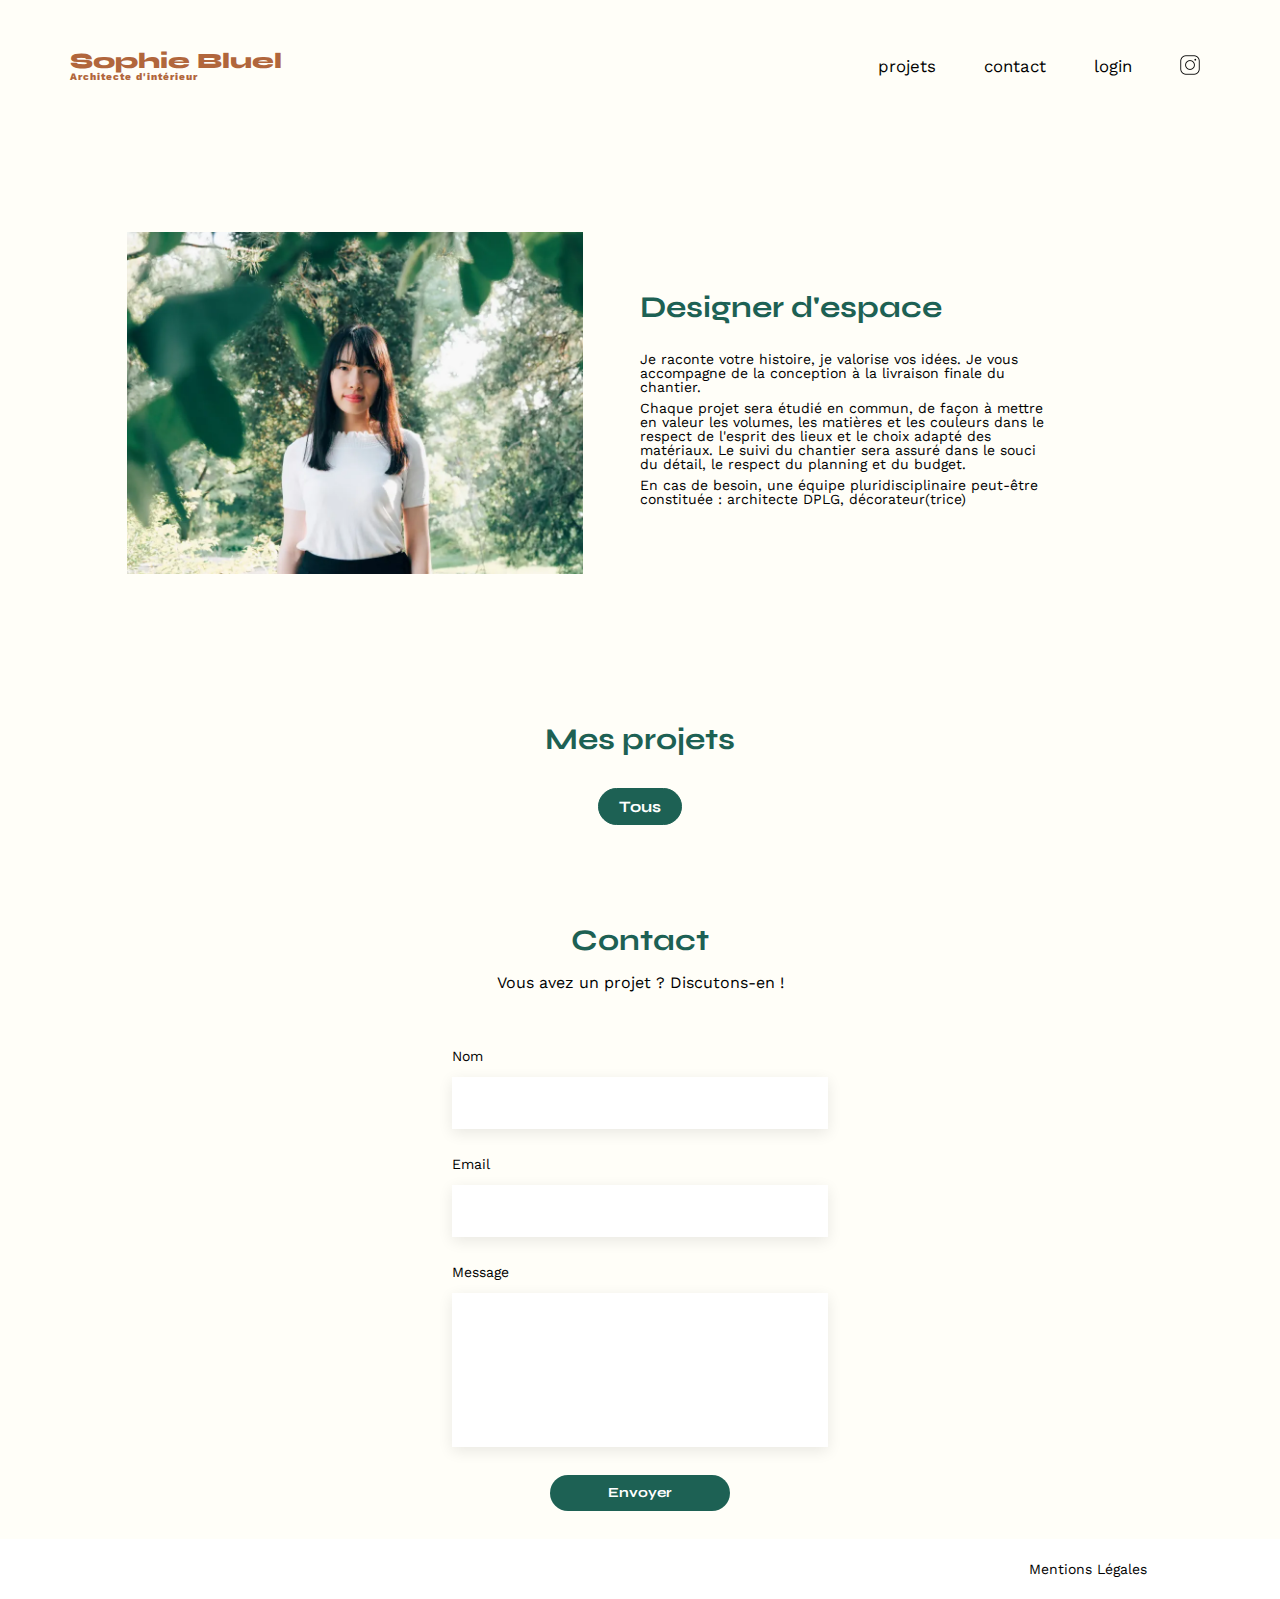
<file: index.html>
<!DOCTYPE html>
<html lang="fr">
<head>
	<meta charset="UTF-8">
	<title>Sophie Bluel - Architecte d'intérieur</title>
	<meta name="viewport" content="width=device-width, initial-scale=1.0">
	<link rel="preconnect" href="https://fonts.googleapis.com">
	<link rel="preconnect" href="https://fonts.gstatic.com" crossorigin>
	<link href="https://fonts.googleapis.com/css2?family=Syne:wght@700;800&family=Work+Sans&display=swap" rel="stylesheet">
	<link rel="stylesheet" href="https://cdnjs.cloudflare.com/ajax/libs/font-awesome/6.2.1/css/all.min.css" integrity="sha512-MV7K8+y+gLIBoVD59lQIYicR65iaqukzvf/nwasF0nqhPay5w/9lJmVM2hMDcnK1OnMGCdVK+iQrJ7lzPJQd1w==" crossorigin="anonymous" referrerpolicy="no-referrer">
	<link rel="shortcut icon" href="/assets/icons/Fav.svg" type="image/x-icon">
	<script src="./assets/js/index.js" defer></script>
	<meta name="description" content="Bienvenue sur le site de Sophie Bluel, architecte d'intérieur. Découvrez nos projets et contactez-nous pour vos besoins en design d'intérieur.">
	<link rel="stylesheet" href="./assets/style.css">
</head>
<body>
	<div id="editmode" style="display: none;"><i class="fas fa-pen-to-square"></i><p>Mode édition</p></div>
<header>
		<h1>Sophie Bluel <span>Architecte d'intérieur</span></h1>
		<nav>
			<a href="#portfolio">projets</a>
			<a href="#contact">contact</a>
			<a href="#" id="loginForm">login</a>
			<a href=""><img src="./assets/icons/instagram.webp" alt="Instagram"></a>
		</nav>
</header>
<main>
	<section id="popup" style="display: none;">
		<div id="popupContent">
		    <div class="popup-header">
				<i class="fas fa-arrow-left" id="backToGallery" style="visibility: hidden;"></i>
				<i class="fa-solid fa-xmark" id="closePopup"></i>
			</div>
		  <h2>Galerie Photo</h2>
		  <div id="existingPhotos">
		  </div>
		  <div class="line"></div>
		  <button id="addPhoto">Ajouter une photo</button>
		</div>
	  </section>
	<section id="introduction">
		<figure>
			<img src="./assets/images/sophie-bluel.webp" alt="">
		</figure>
		<article>
			<h2>Designer d'espace</h2>
			<p>Je raconte votre histoire, je valorise vos idées. Je vous accompagne de la conception à la livraison finale du chantier.</p>
			<p>Chaque projet sera étudié en commun, de façon à mettre en valeur les volumes, les matières et les couleurs dans le respect de l'esprit des lieux et le choix adapté des matériaux. Le suivi du chantier sera assuré dans le souci du détail, le respect du planning et du budget.</p>
			<p>En cas de besoin, une équipe pluridisciplinaire peut-être constituée : architecte DPLG, décorateur(trice)</p>
		</article>
	</section>
	<section id="portfolio">
		<div class="portfolio-title">
			<h2>Mes projets</h2>
			<p style="display: none;" id="editBtn"><i class="fas fa-pen-to-square"></i> modifier</p>
		</div>
		<div class="filters">
			<button class="active category-button" data-category-id="All">Tous</button>

		</div>
		<div class="gallery">
			
		</div>
	</section>
	<section id="contact">
		<h2>Contact</h2>
		<p>Vous avez un projet ? Discutons-en !</p>
		<form action="#" method="post">
			<label for="name">Nom</label>
			<input class="form form-outline" type="text" name="name" id="name">
			<label for="email">Email</label>
			<input class="form form-outline" type="email" name="email" id="email">
			<label for="message">Message</label>
			<textarea class="form-outline" name="message" id="message" cols="30" rows="10"></textarea>
			<input type="submit" value="Envoyer">
		</form>
	</section>
</main>
<footer>
	<nav>
		<ul>
			<li>Mentions Légales</li>
		</ul>
	</nav>
</footer>
</body>
</html>
</file>
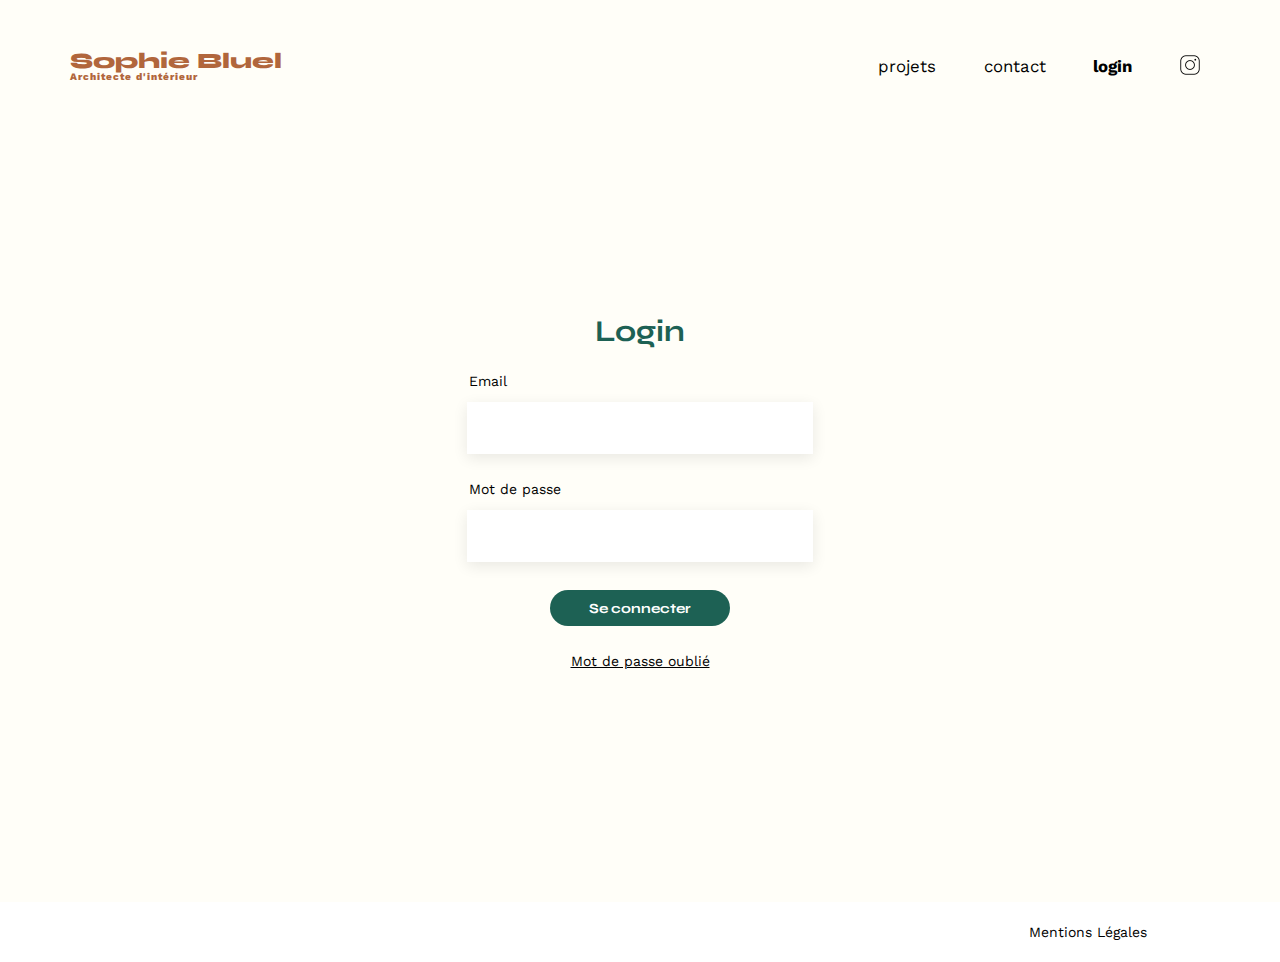
<file: login.html>
<!DOCTYPE html>
<html lang="fr">
<head>
    <meta charset="UTF-8">
	<title>Sophie Bluel - Architecte d'intérieur</title>
	<meta name="viewport" content="width=device-width, initial-scale=1.0">
	<link rel="preconnect" href="https://fonts.googleapis.com">
	<link rel="preconnect" href="https://fonts.gstatic.com" crossorigin>
	<link href="https://fonts.googleapis.com/css2?family=Syne:wght@700;800&family=Work+Sans&display=swap" rel="stylesheet">
	<link rel="stylesheet" href="https://cdnjs.cloudflare.com/ajax/libs/font-awesome/6.2.1/css/all.min.css" integrity="sha512-MV7K8+y+gLIBoVD59lQIYicR65iaqukzvf/nwasF0nqhPay5w/9lJmVM2hMDcnK1OnMGCdVK+iQrJ7lzPJQd1w==" crossorigin="anonymous" referrerpolicy="no-referrer">
	<link rel="shortcut icon" href="/assets/icons/Fav.svg" type="image/x-icon">
	<script src="./assets/js/index.js" defer></script>
	<meta name="description" content="Bienvenue sur le site de Sophie Bluel, architecte d'intérieur. Découvrez nos projets et contactez-nous pour vos besoins en design d'intérieur.">
	<link rel="stylesheet" href="./assets/style.css">
</head>
<body>
    <header>
		<h1>Sophie Bluel <span>Architecte d'intérieur</span></h1>
		<nav>
			<a href="#portfolio">projets</a>
			<a href="#contact">contact</a>
			<a href="index.html" id="loginForm" style="font-weight: bold;">login</a>
			<a href="#"><img src="./assets/icons/instagram.webp" alt="Instagram"></a>
		</nav>
    </header>
  <main>
    <section id="login">
        <h2>Login</h2>
        <form>
          <label for="emailLogin">Email</label>
          <input class="form form-outline" type="email" name="email" id="emailLogin">
          <label for="passwordLogin">Mot de passe</label>
          <input class="form form-outline" type="password" name="password" id="passwordLogin">
          <input type="submit" value="Se connecter">
        </form>
        <a href="#">Mot de passe oublié</a>
      </section>
  </main>
  <footer>
	<nav>
		<ul>
			<li>Mentions Légales</li>
		</ul>
	</nav>
</footer>
</body>
</html>
</file>
<file: assets/style.css>
html, body, div, span, applet, object, iframe,
h1, h2, h3, h4, h5, h6, p, blockquote, pre,
a, abbr, acronym, address, big, cite, code,
del, dfn, em, img, ins, kbd, q, s, samp,
small, strike, strong, sub, sup, tt, var,
b, u, i, center, dl, dt, dd, ol, ul, li,
fieldset, form, label, legend,
table, caption, tbody, tfoot, thead, tr, th, td,
article, aside, canvas, details, embed,
figure, figcaption, footer, header, hgroup,
menu, nav, output, ruby, section, summary,
time, mark, audio, video {
	margin: 0;
	padding: 0;
	border: 0;
	font-size: 100%;
	font: inherit;
	vertical-align: baseline;
	scroll-behavior: smooth;
}

article, aside, details, figcaption, figure,
footer, header, hgroup, menu, nav, section {
	display: block;
}

body {
	line-height: 1;
	background-color: #FFFEF8;
}

main{
	max-width: 1140px;
	margin: 50px auto 0px auto;
}

ol, ul {
	list-style: none;
}

blockquote, q {
	quotes: none;
}

blockquote:before, blockquote:after,
q:before, q:after {
	content: '';
	content: none;
}

table {
	border-collapse: collapse;
	border-spacing: 0;
}


body {
	font-family: 'Work Sans' ;
	font-size: 14px;
}

header {
	display: flex;
	justify-content: space-between;
	align-items: center;
	margin: 50px auto 0px auto;
	max-width: 1140px;
}

section {
	margin: 50px 0
}

h1{
	display: flex;
	flex-direction: column;
	font-family: 'Syne';
	font-size: 22px;
	font-weight: 800;
	color: #B1663C
}

h1 > span {
	font-family: 'Work Sans';
	font-size:10px;
	letter-spacing: 0.1em;
}

h2{
	font-family: 'Syne';
	font-weight: 700;
	font-size: 30px;
	color: #1D6154
}

nav {
	display: flex;
	align-items: center;
	justify-content: space-between;
	list-style-type: none;
	width: 30%;
}

nav a {
	padding: 0 10px;
	font-size: 1.2em;
	text-decoration: none;
	color: unset;
	user-select: none;
	cursor: pointer;
}

nav img{
	height: 20px;
}

li:hover {
	color: #B1663C;
}

#introduction {
	display: flex;
	align-items: center;
	margin-top: 150px;
	margin-bottom: 150px;
}

#introduction figure {
	flex: 1
}

#introduction img {
	display: block;
	margin: auto;
	width: 80%;
}

#introduction article {
	flex: 1
}

#introduction h2 {
	margin-bottom: 1em;
}

#introduction p {
	width: 404px;
	margin-bottom: 0.5em;
}

#portfolio {
	display: flex;
	flex-direction: column;
	align-items: center;
}

#portfolio .portfolio-title {
	display: flex;
	align-items: center;
	justify-content: space-between;
	margin-bottom: 1em;
}

#portfolio .portfolio-title p {
	margin-left: 10px;
	cursor: pointer;
}

#portfolio .portfolio-title h2 {
	text-align: center;
	
}

.filters {
	display: flex;
	justify-content: center;
	align-items: center;
	width: 100%;
}

.filters button {
	background-color: #FFFFFF;
	border: 1px solid #1D6154;
	height: 37px;
	font-family: 'Syne';
	font-weight: 700;
	font-size: 16px;
	color: #1D6154;
	border-radius: 90px;
	text-align: center;
	padding: 5px 20px;
	margin: 20px 5px 50px 5px;
	cursor: pointer;
}

.filters button:hover {
	color: white;
	background-color: #1D6154;
}

.active{
	color: white !important;
	background-color: #1D6154 !important;
}

.bold{
	font-weight: bold;
}

.gallery {
	width: 85%;
	display: grid;
	grid-template-columns: 1fr 1fr 1fr;
	grid-column-gap: 20px;
	grid-row-gap: 20px;
}

.gallery img {
	width: 100%;
	height: 405px;
	object-fit: cover;
}

.gallery figcaption {
	font-size: 13px;
}

#login{
	width: 100%;
	height: 80vh;
	display: flex;
	justify-content: center;
	align-items: center;
	flex-direction: column;
}

#login form{
	display: flex;
	justify-content: center;
	align-items: center;
	flex-direction: column;
	width: 30%;
}

#login label{
	margin: 2em 0 1em 0;
	width: 100%;
	max-width: 379px;
	text-align: left;
}

#passwordLogin, #emailLogin{
	width: 100%;
	max-width: 379px;
	height: 50px;
	font-size: 1.2em;
	border: none;
	box-shadow: 0px 4px 14px rgba(0, 0, 0, 0.09);
}

#login[type="submit"]{
	width: 179px !important;
}

#login a{
	font-size: 14px;
	text-decoration: none;
	color: black;
	text-decoration: underline;
}

.error-login{
	outline: crimson 1px solid !important;
	animation: wiggle 0.3s;
}

#popup {
	position: fixed;
	display: flex;
	align-items: center;
	justify-content: center;
	top: -50px;
	left: 0;
	width: 100%;
	height: 100vh;
	background-color: rgba(0, 0, 0, 0.8);
	justify-content: center;
	align-items: center;
	flex-direction: column;
}

#popup > div {
	display: flex;
	justify-content: center;
	align-items: center;
	flex-direction: column;
	background-color: white;
	width: 530px;
	height: fit-content;
	padding: 20px;
	border-radius: 5px;
}

#popup > div > button {
	background-color: #1D6154;
	color: white;
	border: none;
	height: 37px;
	width: 237px;
	font-family: 'Syne';
	font-weight: 700;
	font-size: 14px;
	border-radius: 90px;
	text-align: center;
	padding: 5px 20px;
	margin: 20px 5px 50px 5px;
	cursor: pointer;
}

#popup h2 {
	font-family: work sans;
	color: black;
	font-size: 26px;
	font-weight: 400;	
	padding: 30px;
}

#popup .fa-xmark{
	font-size: 18px;
	cursor: pointer;
}

#popup .fa-arrow-left{
	font-size: 18px;
	cursor: pointer;
}

.popup-header{
	display: flex;
	justify-content: space-between;
	align-items: center;
	width: 100%;
}

#editmode{
	display: flex;
	justify-content: center;
	align-items: center;
	position: absolute;
	top: 0;
	left: 0;
	z-index: 1;
	width: 100%;
	height: 59px;
	border-radius: 0px;
	background-color: black;
	color: white;
	font-size: 16px;
}

.photo-upload {
	height: 110px;
	width: 360px;
	padding: 30px;
	display: flex;
	justify-content: center;
	align-items: center;
	flex-direction: column;
	gap: 10px;
	background-color: #E8F1F6;
}

.photo-upload i {
	font-size: 60px;
	color: #B9C5CC;
}

.photo-upload p {
	font-size: 12px;
	color: #444444;
}
  
.photo-upload input[type="file"] {
	display: none;
}

.error-border{
	border: 1px solid crimson !important;
	animation: wiggle 0.3s;
}

  #photoAddForm{
	display: flex;
	justify-content: center;
	align-items: center;
	flex-direction: column;
  }

  #submitPhoto {
	font-family: 'Syne';
	width: 237px;
	height: 36px;
	border-radius: 36px;
	margin-bottom: 50px;
	background-color: #A7A7A7;
	color: white;
	border: none;
  }

  .photo-desc {
	display: flex;
	justify-content: space-between;
	align-items: flex-start;
	flex-direction: column;
	height: 180px;
	padding: 30px 0px;
  }

  .photo-desc label {
	font-size: 16px;
	color: #3D3D3D;
  }

  .photo-desc input {
	width: 420px;
	height: 51px;
	border: none;
	box-shadow: 0px 4px 14px 0px #00000017;
  }

  .photo-desc input:focus{
	outline: none;
  }

  .photo-desc select {
	width: 420px;
	height: 51px;
	border: none;
	box-shadow: 0px 4px 14px 0px #00000017;
	background-color: white;
  }
  
  .upload-button {
	display: flex;
	align-items: center;
	justify-content: center;
	height: 36px;
	width: 173px;
	background-color: #CBD6DC;
	color: #fff;
	border: none;
	border-radius: 36px;
	cursor: pointer;
	color: #306685;
  }

#existingPhotos {
	width: 420px;
	display: flex;
	align-items: flex-start;
	justify-content: flex-start;
	gap: 6px;
	flex-wrap: wrap;
	margin-bottom: 50px;
}

.photo img {
	height: 104px;
	width: 78px;
	object-fit: cover;
}

.photo button {
	position: absolute;
	margin-top: -100px;
	margin-left: 55px;
	border-radius: 2px;
	display: flex;
	align-items: center;
	justify-content: center;
	height: 17px;
	width: 17px;
	background-color: black;
	border: none;
	cursor: pointer;
	color: white;
	font-size: 9px;
}

.line{
	height: 1px;
	width: 420px;
	background-color: #B3B3B3;
	margin-bottom: 30px;
}

#contact {
	width: 33%;
	margin: auto;
}
#contact > * {
	text-align: center;

}
#contact h2{
	font-size: 30px;
	margin-bottom: 20px;
}
#contact p{
	font-size: 16px;
}
#contact form {
	text-align: left;
	margin-top: 30px;
	display: flex;
	flex-direction: column;
}

#contact label {
	margin: 2em 0 1em 0;
}
#contact textarea {
	border: none;
	resize: none;
	box-shadow: 0px 4px 14px rgba(0, 0, 0, 0.09);
}

.form{
	height: 50px;
	font-size: 1.2em;
	border: none;
	box-shadow: 0px 4px 14px rgba(0, 0, 0, 0.09);
}

.form-outline:focus {
	outline: none;
}

input[type="submit"]{
	font-family: 'Syne';
	font-weight: 700;
	font-size: 14px;
	color: white;
	background-color: #1D6154;
	border: none;
	margin : 2em auto ;
	width: 180px;
	height: 36px;
	text-align: center;
	border-radius: 60px ;
}

footer {
	display: flex;
	justify-content: flex-end;
	align-items: center;
	background-color: white;
	height: 60px;
	width: 100%;
}
footer nav{
	display: flex;
	justify-content: center;
	align-items: center;
}

footer nav a {
	font-size: 14px;
	margin: 2em
}

@keyframes wiggle {
	0% {
		transform: translateX(0);
	}
	25% {
		transform: translateX(3px);
	}
	50% {
		transform: translateX(-3px);
	}
	75% {
		transform: translateX(3px);
	}
	100% {
		transform: translateX(0);
	}
}
</file>
